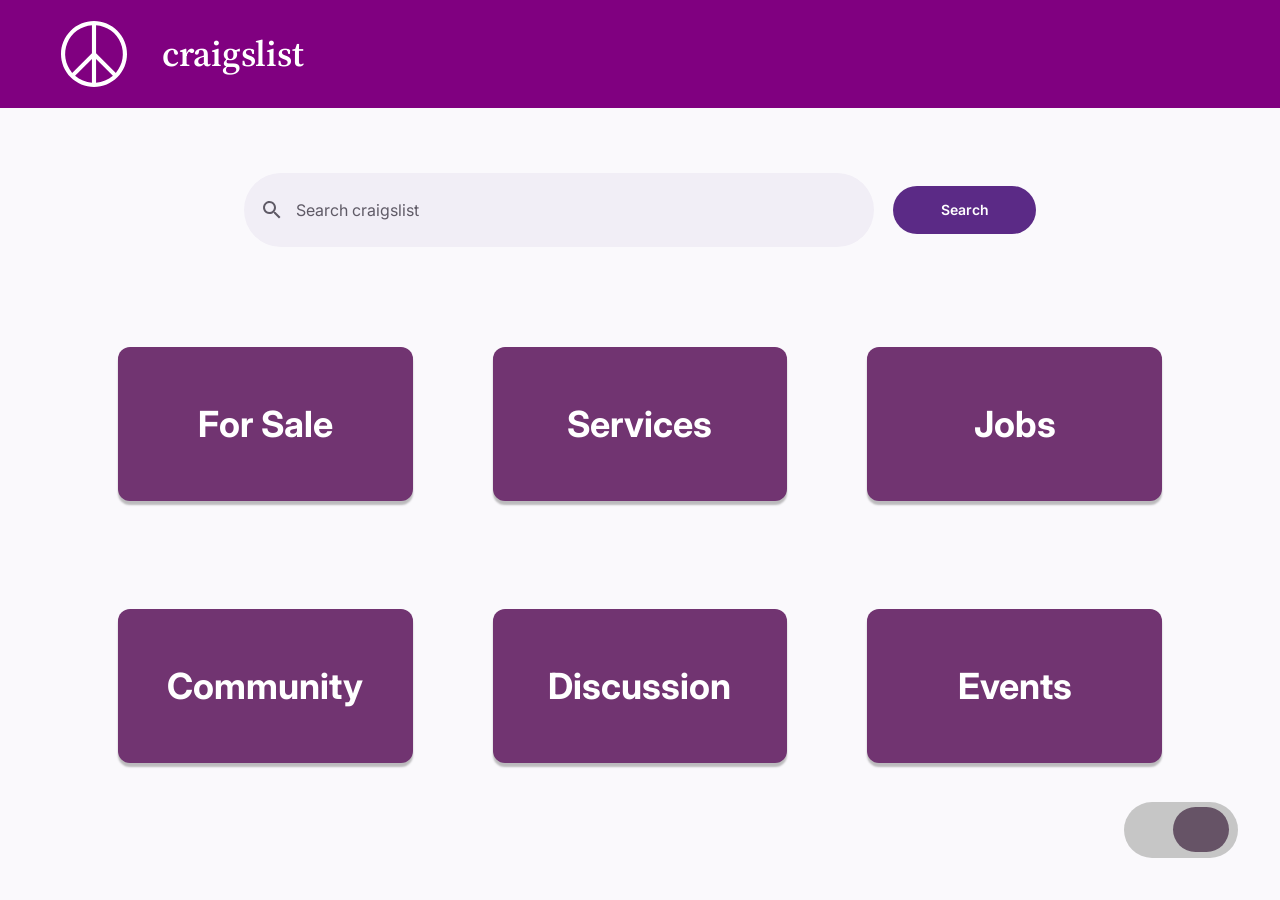
<file: index.html>
<!DOCTYPE html>
<html lang="en">
<head>
  <meta charset="UTF-8" />
  <meta name="viewport" content="width=device-width, initial-scale=1.0" />
  <title>craigslist</title>
  <link rel="preconnect" href="https://fonts.googleapis.com" />
  <link rel="preconnect" href="https://fonts.gstatic.com" crossorigin />
  <link href="https://fonts.googleapis.com/css2?family=Inter:wght@400;500;600;700&family=Source+Serif+Pro:wght@600&display=swap" rel="stylesheet" />
  <link rel="stylesheet" href="styles.css" />
  <!-- apply saved theme before the page paints -->
  <script>
    try { document.documentElement.dataset.theme = localStorage.getItem("theme") || "light"; } catch (e) {}
  </script>
</head>

<body data-page="home">
  <header class="navbar">
    <button class="menu-btn mobile-only" type="button" aria-label="Open menu" data-open-menu>
      <img src="assets/menu-white.svg" width="33" height="30" alt="" />
    </button>
    <a class="brand" href="index.html">
      <img class="brand__logo brand__logo--mobile" src="assets/logo-mobile.svg" width="38" height="38" alt="" />
      <img class="brand__logo brand__logo--desktop" src="assets/logo-desktop.svg" width="66" height="66" alt="" />
      <span class="brand__name">craigslist</span>
    </a>
  </header>

  <main class="home">
    <h1 class="home__title">Find something nearby</h1>

    <form class="search" action="search.html" role="search">
      <div class="search__field">
        <img class="icon-muted" src="assets/icon-search.svg" width="24" height="24" alt="" />
        <label class="visually-hidden" for="q">Search craigslist</label>
        <input class="search__input" id="q" type="search" name="q" placeholder="Search craigslist" autocomplete="off" />
        <button class="search__clear" type="button" aria-label="Clear search">
          <img class="icon-muted" src="assets/icon-close.svg" width="24" height="24" alt="" />
        </button>
      </div>
      <button class="btn btn--primary search__submit" type="submit">Search</button>
    </form>

    <nav aria-label="Categories">
      <ul class="categories">
        <li><a class="category-card" href="search.html?category=for-sale">For Sale</a></li>
        <li><a class="category-card" href="search.html?category=services">Services</a></li>
        <li><a class="category-card" href="search.html?category=jobs">Jobs</a></li>
        <li><a class="category-card" href="search.html?category=community">Community</a></li>
        <li><a class="category-card" href="search.html?category=discussion">Discussion</a></li>
        <li><a class="category-card" href="search.html?category=events">Events</a></li>
      </ul>
    </nav>
  </main>

  <!-- desktop dark-mode switch (bottom-right, as in the Figma dashboard) -->
  <div class="theme-corner" data-theme-slot></div>

  <script src="app.js"></script>
</body>
</html>
</file>
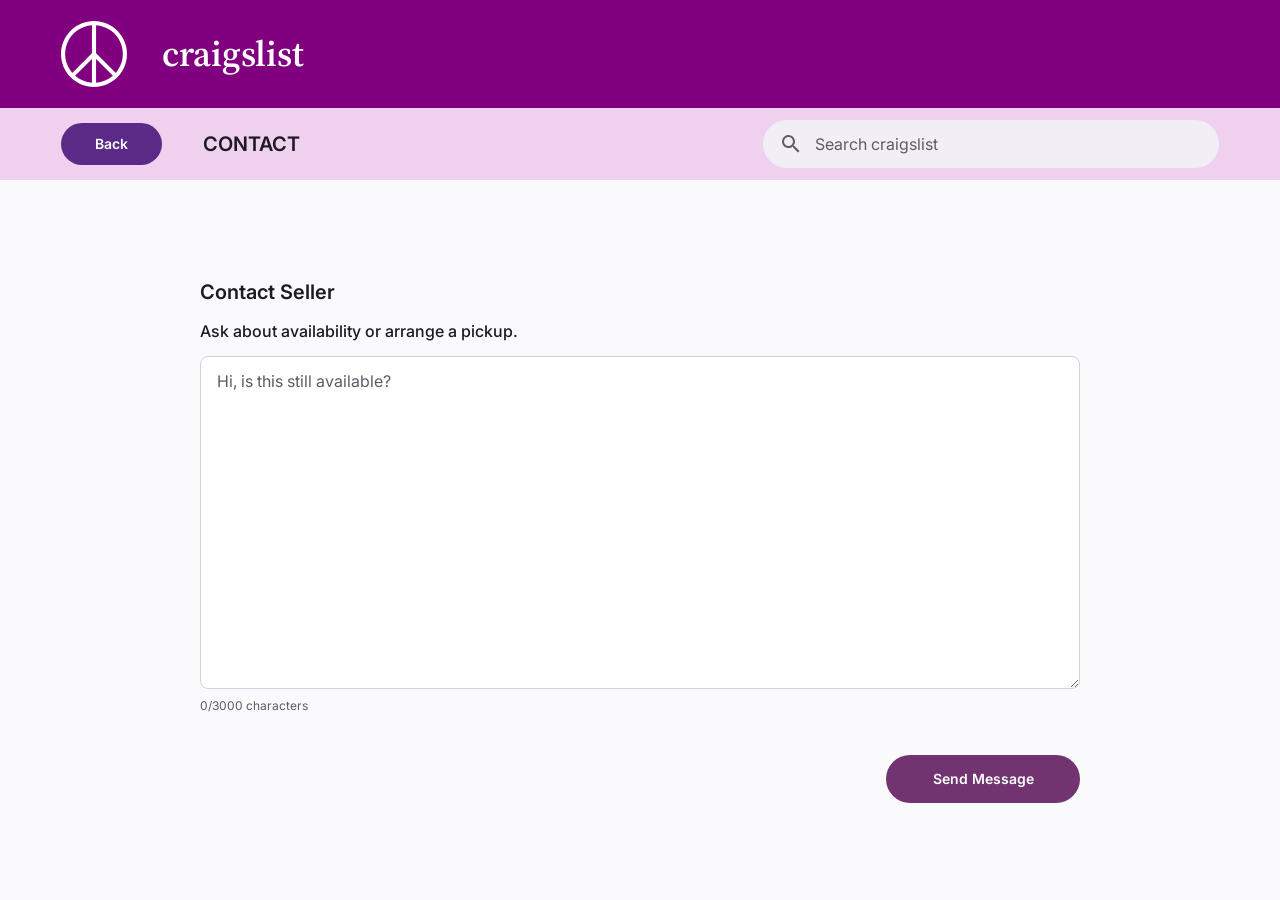
<file: contact.html>
<!DOCTYPE html>
<html lang="en">
<head>
  <meta charset="UTF-8" />
  <meta name="viewport" content="width=device-width, initial-scale=1.0" />
  <title>Contact seller — craigslist</title>
  <link rel="preconnect" href="https://fonts.googleapis.com" />
  <link rel="preconnect" href="https://fonts.gstatic.com" crossorigin />
  <link href="https://fonts.googleapis.com/css2?family=Inter:wght@400;500;600;700&family=Source+Serif+Pro:wght@600&display=swap" rel="stylesheet" />
  <link rel="stylesheet" href="styles.css" />
  <script>
    try { document.documentElement.dataset.theme = localStorage.getItem("theme") || "light"; } catch (e) {}
  </script>
</head>

<body data-page="contact">
  <header>
    <div class="navbar">
      <a class="brand" href="index.html">
        <img class="brand__logo brand__logo--mobile" src="assets/logo-mobile.svg" width="38" height="38" alt="" />
        <img class="brand__logo brand__logo--desktop" src="assets/logo-desktop.svg" width="66" height="66" alt="" />
        <span class="brand__name">craigslist</span>
      </a>
    </div>

    <div class="subnav">
      <div class="subnav__left">
        <button class="menu-btn mobile-only" type="button" aria-label="Open menu" data-open-menu>
          <img src="assets/menu-dark.svg" width="33" height="30" alt="" />
        </button>
        <a class="btn btn--primary subnav__back" href="index.html" data-back>Back</a>
        <span class="subnav__title desktop-only">Contact</span>
      </div>

      <form class="search" action="search.html" role="search">
        <div class="search__field">
          <img class="icon-muted" src="assets/icon-search.svg" width="24" height="24" alt="" />
          <label class="visually-hidden" for="q">Search craigslist</label>
          <input class="search__input" id="q" type="search" name="q" placeholder="Search craigslist" autocomplete="off" />
          <button class="search__clear" type="button" aria-label="Clear search">
            <img class="icon-muted" src="assets/icon-close.svg" width="24" height="24" alt="" />
          </button>
        </div>
      </form>
    </div>
  </header>

  <main class="contact">
    <div class="page-bar mobile-only">
      <a class="btn btn--outline" href="index.html" data-back>Back</a>
      <p class="page-bar__title">Contact Seller</p>
    </div>

    <div class="contact__body">
      <h1 class="contact__title">
        <span class="mobile-only">Message the seller</span>
        <span class="desktop-only">Contact Seller</span>
      </h1>
      <p class="contact__intro">Ask about availability or arrange a pickup.</p>
      <p class="contact__about" id="contact-about" hidden></p>

      <form class="message-form" id="message-form" novalidate>
        <label for="message">Message *</label>
        <textarea id="message" name="message" maxlength="3000" placeholder="Hi, is this still available?" aria-describedby="message-count message-error" required></textarea>
        <p class="message-form__error" id="message-error" hidden>Please write a message before sending.</p>
        <p class="message-form__hint"><span class="mobile-only">* Required · </span><span id="message-count">0/3000 characters</span></p>
        <button class="btn btn--container" type="submit">Send Message</button>
      </form>
    </div>
  </main>

  <dialog class="dialog" id="sent-dialog" aria-labelledby="sent-title">
    <div class="dialog__inner">
      <h2 id="sent-title">Message sent!</h2>
      <p>Your message has been sent to the seller.</p>
      <button class="btn btn--container btn--block" type="button" data-done>Done</button>
    </div>
  </dialog>

  <script src="app.js"></script>
</body>
</html>
</file>
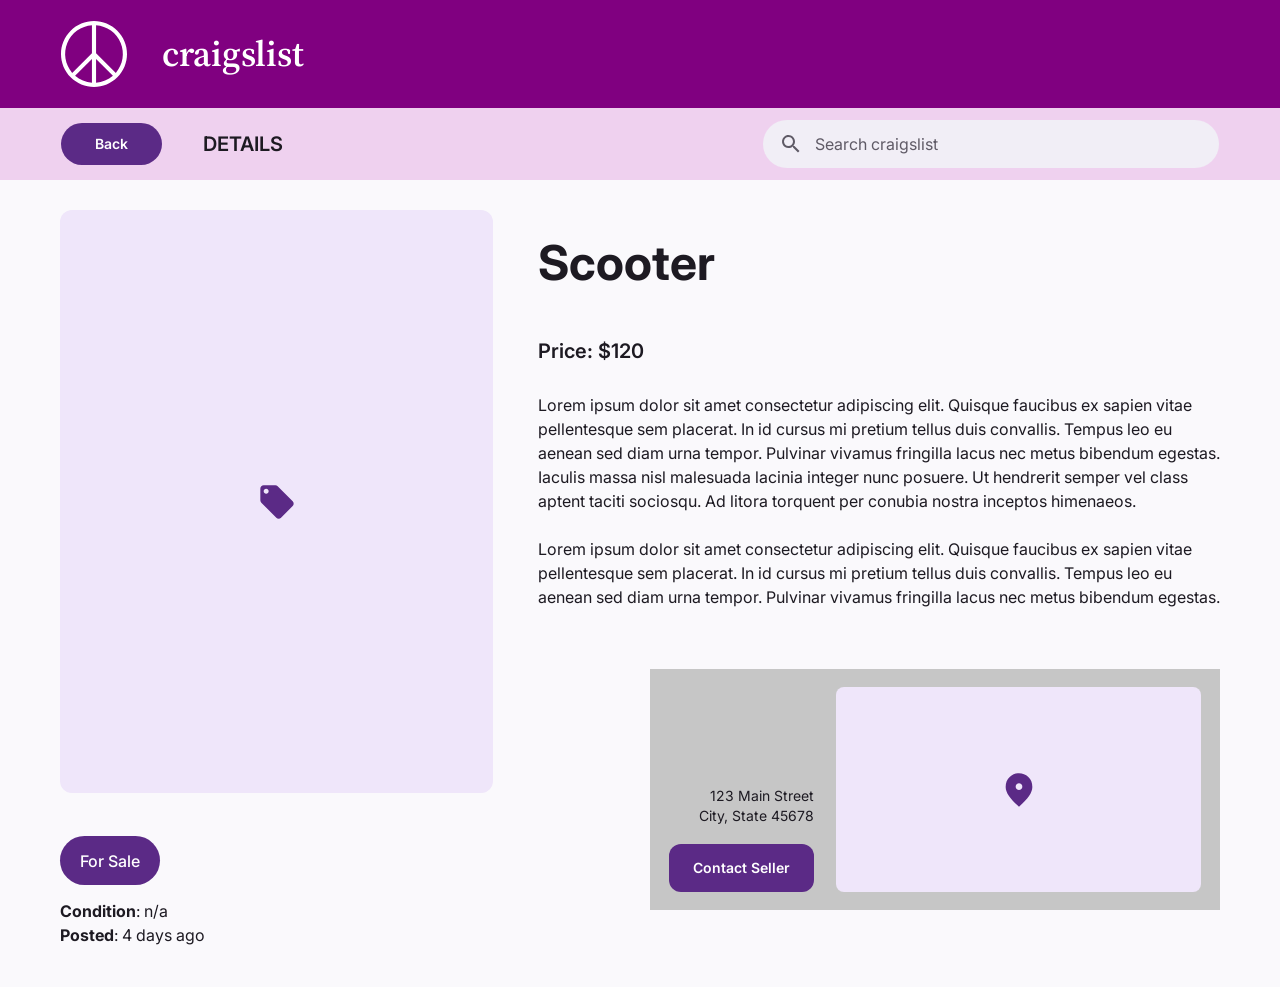
<file: listing.html>
<!DOCTYPE html>
<html lang="en">
<head>
  <meta charset="UTF-8" />
  <meta name="viewport" content="width=device-width, initial-scale=1.0" />
  <title>Listing — craigslist</title>
  <link rel="preconnect" href="https://fonts.googleapis.com" />
  <link rel="preconnect" href="https://fonts.gstatic.com" crossorigin />
  <link href="https://fonts.googleapis.com/css2?family=Inter:wght@400;500;600;700&family=Source+Serif+Pro:wght@600&display=swap" rel="stylesheet" />
  <link rel="stylesheet" href="styles.css" />
  <script>
    try { document.documentElement.dataset.theme = localStorage.getItem("theme") || "light"; } catch (e) {}
  </script>
</head>

<body data-page="listing">
  <header>
    <div class="navbar">
      <a class="brand" href="index.html">
        <img class="brand__logo brand__logo--mobile" src="assets/logo-mobile.svg" width="38" height="38" alt="" />
        <img class="brand__logo brand__logo--desktop" src="assets/logo-desktop.svg" width="66" height="66" alt="" />
        <span class="brand__name">craigslist</span>
      </a>
    </div>

    <div class="subnav">
      <div class="subnav__left">
        <button class="menu-btn mobile-only" type="button" aria-label="Open menu" data-open-menu>
          <img src="assets/menu-dark.svg" width="33" height="30" alt="" />
        </button>
        <a class="btn btn--primary subnav__back" href="search.html" data-back>Back</a>
        <span class="subnav__title desktop-only">Details</span>
      </div>

      <form class="search" action="search.html" role="search">
        <div class="search__field">
          <img class="icon-muted" src="assets/icon-search.svg" width="24" height="24" alt="" />
          <label class="visually-hidden" for="q">Search craigslist</label>
          <input class="search__input" id="q" type="search" name="q" placeholder="Search craigslist" autocomplete="off" />
          <button class="search__clear" type="button" aria-label="Clear search">
            <img class="icon-muted" src="assets/icon-close.svg" width="24" height="24" alt="" />
          </button>
        </div>
      </form>
    </div>
  </header>

  <main class="listing">
    <div class="page-bar mobile-only">
      <a class="btn btn--outline" href="search.html" data-back>Back</a>
      <p class="page-bar__title">Listing details</p>
    </div>

    <div class="listing__layout">
      <div class="listing__media">
        <div class="listing__thumb">
          <img class="icon" id="listing-icon" src="assets/icon-for-sale-lg.svg" width="48" height="48" alt="" />
        </div>
        <div class="listing__facts desktop-only">
          <span class="tag" id="listing-tag">For Sale</span>
          <div>
            <p><strong>Condition</strong>: n/a</p>
            <p><strong>Posted</strong>: <span id="listing-posted"></span></p>
          </div>
        </div>
      </div>

      <article class="listing__info">
        <h1 class="listing__title" id="listing-title"></h1>
        <p class="listing__price"><span class="desktop-only">Price: </span><span id="listing-price"></span></p>
        <p class="listing__meta mobile-only" id="listing-meta"></p>
        <div class="listing__desc" id="listing-desc"></div>

        <section class="location-card" aria-label="Location">
          <h2 class="mobile-only">Location</h2>
          <div class="location-card__text">
            <address>123 Main Street<br />City, State 45678</address>
            <a class="btn btn--primary desktop-only" href="contact.html" data-contact-link>Contact Seller</a>
          </div>
          <div class="location-card__map">
            <img class="icon" src="assets/location-on.svg" width="40" height="40" alt="Map placeholder" />
          </div>
        </section>
      </article>
    </div>

    <div class="contact-bar mobile-only">
      <a class="btn btn--container btn--block" href="contact.html" data-contact-link>Contact Seller</a>
    </div>
  </main>

  <script src="app.js"></script>
</body>
</html>
</file>
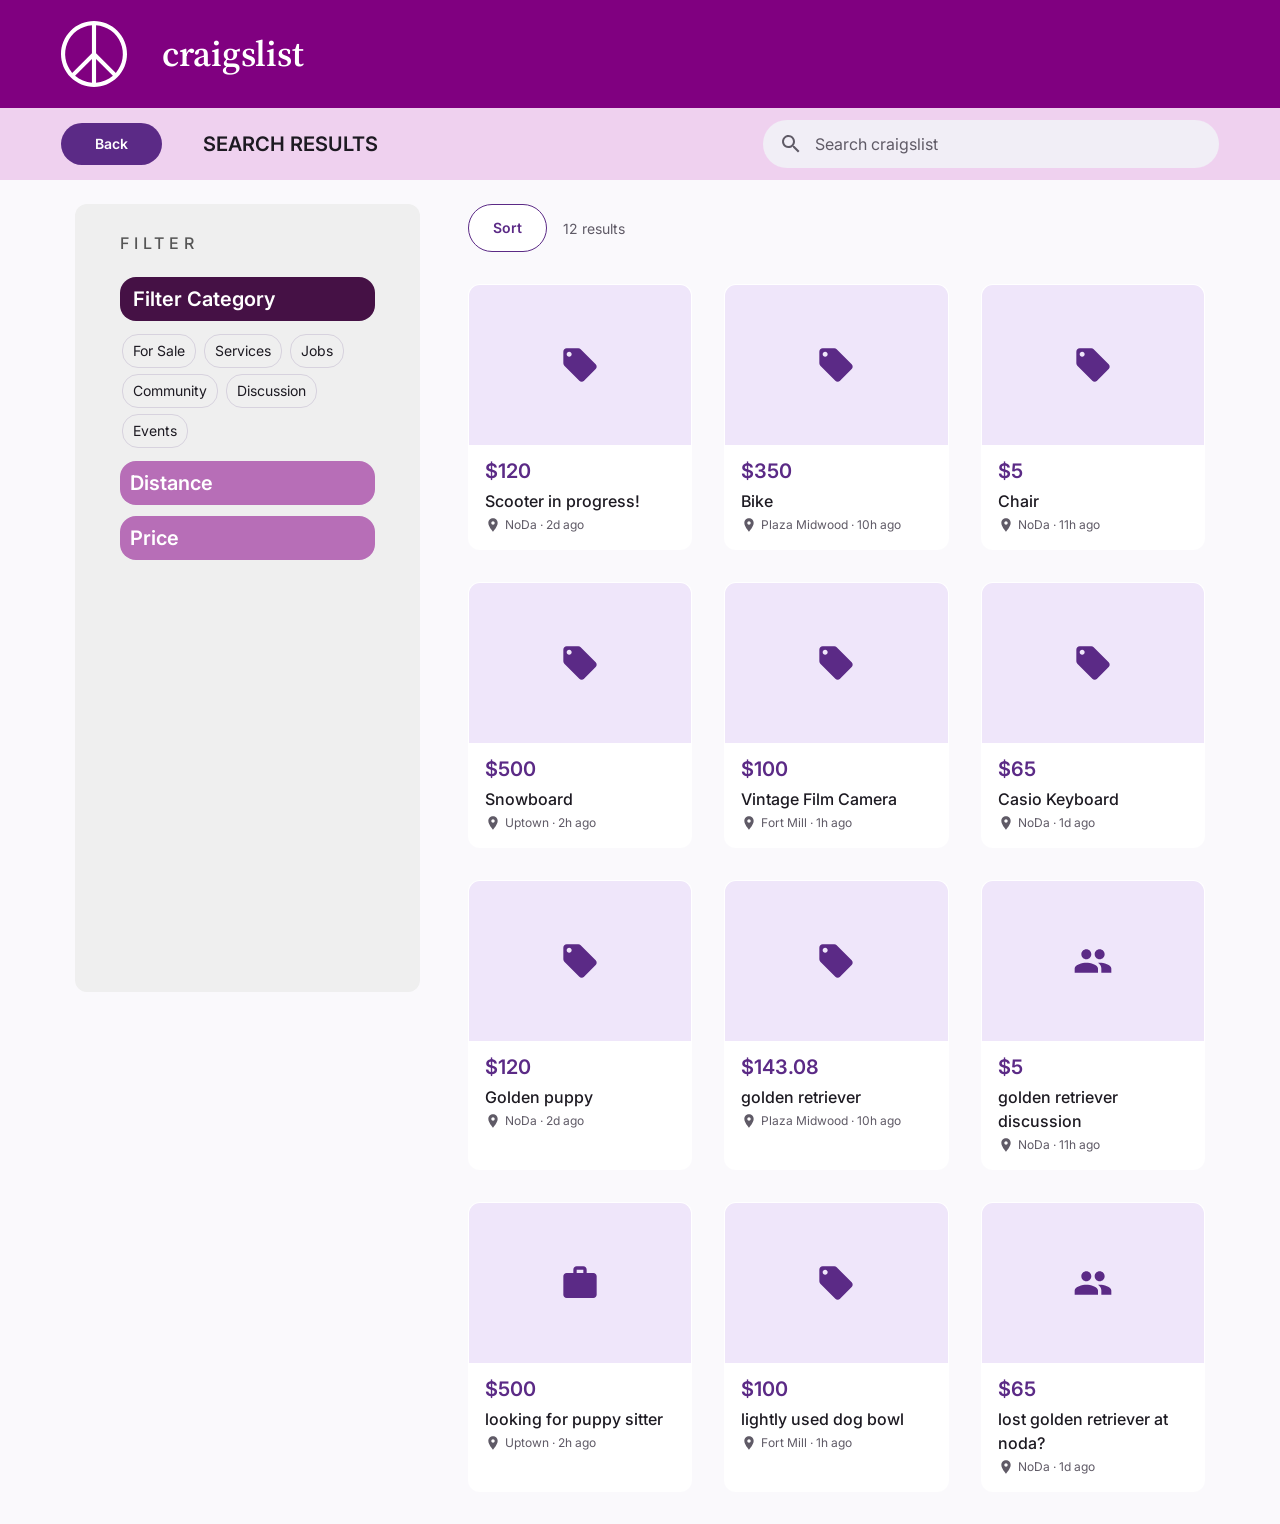
<file: search.html>
<!DOCTYPE html>
<html lang="en">
<head>
  <meta charset="UTF-8" />
  <meta name="viewport" content="width=device-width, initial-scale=1.0" />
  <title>Search results — craigslist</title>
  <link rel="preconnect" href="https://fonts.googleapis.com" />
  <link rel="preconnect" href="https://fonts.gstatic.com" crossorigin />
  <link href="https://fonts.googleapis.com/css2?family=Inter:wght@400;500;600;700&family=Source+Serif+Pro:wght@600&display=swap" rel="stylesheet" />
  <link rel="stylesheet" href="styles.css" />
  <script>
    try { document.documentElement.dataset.theme = localStorage.getItem("theme") || "light"; } catch (e) {}
  </script>
</head>

<body data-page="search">
  <header>
    <div class="navbar">
      <a class="brand" href="index.html">
        <img class="brand__logo brand__logo--mobile" src="assets/logo-mobile.svg" width="38" height="38" alt="" />
        <img class="brand__logo brand__logo--desktop" src="assets/logo-desktop.svg" width="66" height="66" alt="" />
        <span class="brand__name">craigslist</span>
      </a>
    </div>

    <div class="subnav">
      <div class="subnav__left">
        <button class="menu-btn mobile-only" type="button" aria-label="Open menu" data-open-menu>
          <img src="assets/menu-dark.svg" width="33" height="30" alt="" />
        </button>
        <a class="btn btn--primary subnav__back" href="index.html" data-back>Back</a>
        <span class="subnav__title desktop-only">Search results</span>
      </div>

      <form class="search" action="search.html" role="search">
        <div class="search__field">
          <img class="icon-muted" src="assets/icon-search.svg" width="24" height="24" alt="" />
          <label class="visually-hidden" for="q">Search craigslist</label>
          <input class="search__input" id="q" type="search" name="q" placeholder="Search craigslist" autocomplete="off" />
          <button class="search__clear" type="button" aria-label="Clear search">
            <img class="icon-muted" src="assets/icon-close.svg" width="24" height="24" alt="" />
          </button>
        </div>
      </form>
    </div>
  </header>

  <!-- loading state -->
  <div id="loading" role="status">
    <div class="progress"><div class="progress__bar"></div></div>
    <div class="loading">
      <strong>Searching…</strong>
      <p>Finding listings for <span id="loading-query">everything</span></p>
    </div>
  </div>

  <main class="results-page" id="results-page" hidden>
    <h1 class="results-page__heading" id="results-heading">Search Results</h1>

    <aside class="filters" aria-label="Filters">
      <p class="filters__heading">FILTER</p>

      <div class="filter-group">
        <button class="filter-group__header" type="button" aria-expanded="true" aria-controls="filter-category">Filter Category</button>
        <div class="filter-group__options" id="filter-category">
          <button class="chip" type="button" aria-pressed="false" data-filter="category" data-value="for-sale">For Sale</button>
          <button class="chip" type="button" aria-pressed="false" data-filter="category" data-value="services">Services</button>
          <button class="chip" type="button" aria-pressed="false" data-filter="category" data-value="jobs">Jobs</button>
          <button class="chip" type="button" aria-pressed="false" data-filter="category" data-value="community">Community</button>
          <button class="chip" type="button" aria-pressed="false" data-filter="category" data-value="discussion">Discussion</button>
          <button class="chip" type="button" aria-pressed="false" data-filter="category" data-value="events">Events</button>
        </div>
      </div>

      <div class="filter-group">
        <button class="filter-group__header" type="button" aria-expanded="false" aria-controls="filter-distance">Distance</button>
        <div class="filter-group__options" id="filter-distance" hidden>
          <button class="chip" type="button" aria-pressed="false" data-filter="distance" data-value="1">Within 1 mi</button>
          <button class="chip" type="button" aria-pressed="false" data-filter="distance" data-value="5">Within 5 mi</button>
          <button class="chip" type="button" aria-pressed="false" data-filter="distance" data-value="25">Within 25 mi</button>
        </div>
      </div>

      <div class="filter-group">
        <button class="filter-group__header" type="button" aria-expanded="false" aria-controls="filter-price">Price</button>
        <div class="filter-group__options" id="filter-price" hidden>
          <button class="chip" type="button" aria-pressed="false" data-filter="price" data-value="under50">Under $50</button>
          <button class="chip" type="button" aria-pressed="false" data-filter="price" data-value="50to200">$50–$200</button>
          <button class="chip" type="button" aria-pressed="false" data-filter="price" data-value="over200">Over $200</button>
        </div>
      </div>
    </aside>

    <section class="results" aria-labelledby="results-heading">
      <div class="results__toolbar">
        <button class="btn btn--outline" type="button" id="sort">Sort</button>
        <span class="results__count" id="results-count" aria-live="polite"></span>
      </div>
      <ul class="listing-grid" id="results-grid"></ul>
    </section>
  </main>

  <script src="app.js"></script>
</body>
</html>
</file>
<file: styles.css>
/* =========================================================
   craigslist redesign — built from the Figma prototype
   Mobile-first. Desktop layout kicks in at 900px.
   ========================================================= */

/* BASIC RESET */
* {
  margin: 0;
  padding: 0;
  box-sizing: border-box;
}

/* DESIGN TOKENS (light theme) */
:root {
  --background: #faf9fc;
  --surface: #ffffff;
  --surface-raised: #f1eef6;
  --on-surface: #1d1a22;
  --on-surface-medium: #5f5a66;
  --outline: #d7d2de;
  --primary: #5b2a86;
  --on-primary: #ffffff;
  --header: #800080;
  --container: #713471;
  --on-container: #ffffff;
  --thumb: #efe6fa;
  --subnav: #efd1ef;
  --filter-panel: #efefef;
  --filter-heading: #565656;
  --filter-open: #451145;
  --filter-closed: #b76eb7;
  --location-card: #c6c6c6;
  --toggle-track: #c6c6c6;
  --toggle-knob: #665366;
  --scrim: rgba(0, 0, 0, 0.32);
  --error: #b3261e;
  --card-border: #f1eef6;

  /* icons are exported in light colors, dark mode re-tints them */
  --icon-filter: none;
  --icon-muted-filter: none;

  --radius-sm: 8px;
  --radius-md: 12px;
  --radius-lg: 16px;
  --radius-full: 999px;

  --font-body: "Inter", Arial, sans-serif;
  --font-brand: "Source Serif Pro", Georgia, serif;
}

/* DARK THEME — values from the "— Dark" frames in Figma */
:root[data-theme="dark"] {
  --background: #121212;
  --surface: #1e1e1e;
  --surface-raised: #2c2c2c;
  --on-surface: #e6e1e9;
  --on-surface-medium: #a9a4ae;
  --outline: #3e3b43;
  --primary: #cdb4f0;
  --header: #352a4a;
  --container: #352a4a;
  --thumb: #1e1e1e;
  --subnav: #2c2c2c;
  --filter-panel: #2c2c2c;
  --filter-heading: #a9a4ae;
  --filter-open: #352a4a;
  --filter-closed: #352a4a;
  --location-card: #2c2c2c;
  --toggle-track: #3e3b43;
  --toggle-knob: #cdb4f0;
  --error: #f2b8b5;
  --card-border: #3e3b43;

  --icon-filter: brightness(0) invert(83%) sepia(14%) saturate(1200%) hue-rotate(212deg);
  --icon-muted-filter: invert(1) brightness(1.05);
}

/* BASE STYLES */
body {
  font-family: var(--font-body);
  line-height: 1.5;
  background: var(--background);
  color: var(--on-surface);
  min-height: 100vh;
  display: flex;
  flex-direction: column;
}

a {
  color: inherit;
}

button,
input,
textarea {
  font: inherit;
  color: inherit;
}

img {
  display: block;
}

.icon {
  filter: var(--icon-filter);
}

.icon-muted {
  filter: var(--icon-muted-filter);
}

.visually-hidden {
  position: absolute;
  width: 1px;
  height: 1px;
  overflow: hidden;
  clip: rect(0 0 0 0);
  white-space: nowrap;
}

:focus-visible {
  outline: 3px solid var(--primary);
  outline-offset: 2px;
}

/* =========================================================
   BUTTONS
   ========================================================= */
.btn {
  display: inline-flex;
  align-items: center;
  justify-content: center;
  gap: 8px;
  min-width: 64px;
  height: 44px;
  padding: 0 24px;
  border: 1px solid transparent;
  border-radius: var(--radius-full);
  font-size: 14px;
  font-weight: 600;
  line-height: 20px;
  text-decoration: none;
  white-space: nowrap;
  cursor: pointer;
  transition: filter 0.15s ease, background-color 0.15s ease;
}

.btn:hover {
  filter: brightness(1.12);
}

.btn--primary {
  background: var(--primary);
  color: var(--on-primary);
}

:root[data-theme="dark"] .btn--primary {
  background: var(--container);
}

.btn--container {
  background: var(--container);
  color: var(--on-container);
}

.btn--outline {
  background: var(--surface);
  border-color: var(--primary);
  color: var(--primary);
}

:root[data-theme="dark"] .btn--outline {
  background: transparent;
  border-color: var(--outline);
  color: var(--on-surface);
}

.btn--block {
  width: 100%;
}

/* =========================================================
   HEADER (primary navbar)
   ========================================================= */
.navbar {
  position: relative;
  display: flex;
  align-items: center;
  justify-content: center;
  height: 80px;
  padding: 21px 16px;
  background: var(--header);
}

.brand {
  display: flex;
  align-items: center;
  gap: 20px;
  color: #ffffff;
  text-decoration: none;
}

.brand__logo {
  width: 38px;
  height: 38px;
}

.brand__logo--desktop {
  display: none;
}

.brand__name {
  font-family: var(--font-brand);
  font-size: 32px;
  font-weight: 600;
  line-height: 1;
}

.menu-btn {
  display: grid;
  place-items: center;
  width: 48px;
  height: 48px;
  background: none;
  border: 0;
  border-radius: var(--radius-sm);
  cursor: pointer;
}

.navbar .menu-btn {
  position: absolute;
  left: 8px;
  top: 16px;
}

/* =========================================================
   SECONDARY NAVBAR (Back + search)
   ========================================================= */
.subnav {
  display: flex;
  align-items: center;
  gap: 13px;
  min-height: 63px;
  padding: 4px 16px 3px;
  background: var(--subnav);
}

.subnav__left {
  display: flex;
  align-items: center;
  gap: 8px;
  flex-shrink: 0;
}

.subnav .menu-btn {
  width: 40px;
  height: 40px;
}

:root[data-theme="dark"] .subnav .menu-btn img {
  filter: invert(1);
}

.subnav__back {
  height: 30px;
  min-width: 0;
  padding: 0 16px;
  font-size: 12px;
}

.subnav__title {
  font-size: 20px;
  font-weight: 600;
  line-height: 28px;
  text-transform: uppercase;
}

.subnav .search {
  flex: 1;
  min-width: 0;
}

/* =========================================================
   SEARCH FIELD + SUGGESTIONS
   ========================================================= */
.search {
  position: relative;
}

.search__field {
  display: flex;
  align-items: center;
  gap: 12px;
  height: 48px;
  padding: 0 16px;
  background: var(--surface-raised);
  border-radius: var(--radius-full);
}

.search__field:focus-within {
  outline: 2px solid var(--primary);
}

.search__input {
  flex: 1;
  min-width: 0;
  height: 100%;
  background: none;
  border: 0;
  outline: none;
  font-size: 16px;
  line-height: 24px;
}

.search__input::placeholder {
  color: var(--on-surface-medium);
}

/* hide the browser's own clear "x" — we draw our own */
.search__input::-webkit-search-cancel-button {
  display: none;
}

.search__clear {
  display: none;
  flex-shrink: 0;
  width: 24px;
  height: 24px;
  padding: 0;
  background: none;
  border: 0;
  cursor: pointer;
}

.search.has-text .search__clear {
  display: block;
}

.search__submit {
  display: none;
}

.subnav .search__field {
  height: 30px;
}

.subnav .search__input {
  font-size: 13px;
}

.suggestions {
  position: absolute;
  top: calc(100% + 8px);
  left: 0;
  right: 0;
  z-index: 20;
  display: flex;
  flex-direction: column;
  gap: 8px;
  padding: 16px;
  list-style: none;
  background: var(--surface-raised);
  border-radius: var(--radius-lg);
  box-shadow: 0 8px 24px rgba(0, 0, 0, 0.12);
}

.suggestions[hidden] {
  display: none;
}

.suggestions__label {
  font-size: 12px;
  font-weight: 600;
  letter-spacing: 0.08em;
  text-transform: uppercase;
  color: var(--on-surface-medium);
}

.suggestions a {
  display: flex;
  align-items: center;
  height: 32px;
  padding: 0 12px;
  background: var(--outline);
  border-radius: var(--radius-sm);
  font-size: 16px;
  line-height: 24px;
  text-decoration: none;
}

.suggestions a:hover,
.suggestions a:focus-visible {
  filter: brightness(0.95);
}

/* =========================================================
   HOME / DASHBOARD
   ========================================================= */
.home {
  display: flex;
  flex-direction: column;
  gap: 16px;
  padding: 16px;
  margin-top: 5px;
}

.home__title {
  font-size: 24px;
  font-weight: 700;
  line-height: normal;
}

.home .search__field {
  height: 30px;
}

.categories {
  display: grid;
  grid-template-columns: 1fr;
  gap: 16px;
  list-style: none;
}

.category-card {
  display: flex;
  align-items: center;
  justify-content: center;
  height: 96px;
  padding: 24px 40px;
  background: var(--container);
  color: var(--on-container);
  border-radius: var(--radius-md);
  box-shadow: 0 4px 2px rgba(0, 0, 0, 0.25);
  font-size: 20px;
  font-weight: 700;
  text-align: center;
  text-decoration: none;
  transition: transform 0.15s ease, filter 0.15s ease;
}

.category-card:hover {
  filter: brightness(1.15);
  transform: translateY(-2px);
}

.theme-corner {
  display: none;
}

/* =========================================================
   THEME TOGGLE
   ========================================================= */
.toggle {
  display: flex;
  align-items: center;
  justify-content: flex-end;
  width: 114px;
  height: 56px;
  padding: 5px 9px 6px;
  background: var(--toggle-track);
  border: 0;
  border-radius: 40px;
  cursor: pointer;
}

.toggle__knob {
  width: 56px;
  height: 45px;
  background: var(--toggle-knob);
  border-radius: 40px;
  transition: transform 0.2s ease;
}

.toggle[aria-checked="true"] .toggle__knob {
  transform: translateX(-40px);
}

/* =========================================================
   MENU DRAWER
   ========================================================= */
.drawer {
  position: fixed;
  inset: 0;
  z-index: 100;
  visibility: hidden;
}

.drawer.is-open {
  visibility: visible;
}

.drawer__scrim {
  position: absolute;
  inset: 0;
  width: 100%;
  background: var(--scrim);
  border: 0;
  opacity: 0;
  cursor: pointer;
  transition: opacity 0.2s ease;
}

.drawer__panel {
  position: absolute;
  top: 0;
  bottom: 0;
  left: 0;
  display: flex;
  flex-direction: column;
  gap: 8px;
  width: 296px;
  max-width: 85vw;
  padding: 24px 16px;
  background: var(--surface);
  border-radius: 0 16px 16px 0;
  transform: translateX(-100%);
  transition: transform 0.25s ease;
}

.drawer.is-open .drawer__scrim {
  opacity: 1;
}

.drawer.is-open .drawer__panel {
  transform: none;
}

.drawer__title {
  padding-left: 16px;
  font-size: 20px;
  font-weight: 700;
}

.drawer__link {
  display: flex;
  align-items: center;
  height: 48px;
  padding: 0 16px;
  border-radius: var(--radius-sm);
  font-size: 16px;
  font-weight: 600;
  text-decoration: none;
}

.drawer__link:hover,
.drawer__link[aria-current="page"] {
  background: var(--surface-raised);
}

.drawer__divider {
  height: 1px;
  background: var(--outline);
  border: 0;
}

.drawer__section {
  padding-left: 16px;
  font-size: 12px;
  font-weight: 600;
  letter-spacing: 0.96px;
  opacity: 0.7;
}

.drawer__row {
  display: flex;
  align-items: center;
  justify-content: space-between;
  padding-left: 16px;
}

.drawer__row strong {
  display: block;
  font-size: 16px;
  font-weight: 600;
  line-height: normal;
}

.drawer__row small {
  display: block;
  font-size: 12px;
  opacity: 0.7;
}

/* =========================================================
   SEARCH RESULTS
   ========================================================= */
.results-page {
  flex: 1;
  padding: 14px 6px 32px;
}

.results-page__heading {
  padding: 0 14px 18px;
  font-size: 16px;
  font-weight: 700;
  line-height: normal;
}

.filters {
  display: none;
}

.results__toolbar {
  display: none;
}

.listing-grid {
  display: grid;
  grid-template-columns: repeat(auto-fill, minmax(160px, 1fr));
  gap: 18px 5px;
  list-style: none;
}

.listing-card {
  display: flex;
  flex-direction: column;
  height: 100%;
  padding: 10px;
  background: var(--surface);
  border: 1px solid var(--card-border);
  border-radius: var(--radius-md);
  overflow: hidden;
  text-decoration: none;
  transition: box-shadow 0.15s ease, transform 0.15s ease;
}

.listing-card:hover {
  box-shadow: 0 6px 16px rgba(0, 0, 0, 0.1);
  transform: translateY(-2px);
}

.listing-card__thumb {
  display: grid;
  place-items: center;
  height: 160px;
  background: var(--thumb);
}

.listing-card__thumb img {
  width: 40px;
  height: 40px;
}

.listing-card__body {
  padding: 12px 16px 0 0;
}

.listing-card__price {
  font-size: 13px;
  font-weight: 600;
  line-height: 28px;
  color: var(--primary);
}

.listing-card__title {
  font-size: 12px;
  font-weight: 400;
  line-height: 16px;
}

.listing-card__meta {
  display: flex;
  align-items: center;
  gap: 4px;
  font-size: 12px;
  line-height: 16px;
  color: var(--on-surface-medium);
}

.listing-card__meta img {
  width: 16px;
  height: 16px;
}

.empty-state {
  padding: 48px 16px;
  text-align: center;
  color: var(--on-surface-medium);
}

.empty-state strong {
  display: block;
  margin-bottom: 4px;
  font-size: 18px;
  color: var(--on-surface);
}

/* LOADING STATE */
.progress {
  height: 4px;
  overflow: hidden;
  background: var(--surface-raised);
}

.progress__bar {
  width: 40%;
  height: 100%;
  background: var(--primary);
  animation: progress 0.9s ease-in-out infinite;
}

@keyframes progress {
  from {
    transform: translateX(-100%);
  }
  to {
    transform: translateX(250%);
  }
}

.loading {
  display: grid;
  place-content: center;
  gap: 8px;
  min-height: 50vh;
  text-align: center;
}

.loading strong {
  font-size: 18px;
}

.loading p {
  font-size: 14px;
  color: var(--on-surface-medium);
}

.loading p span {
  font-weight: 600;
  color: var(--on-surface);
}

/* =========================================================
   PAGE BAR (mobile "Back | Listing details")
   ========================================================= */
.page-bar {
  display: flex;
  align-items: center;
  gap: 12px;
  padding: 8px 16px;
  background: var(--surface);
}

.page-bar .btn {
  width: 80px;
}

.page-bar__title {
  font-size: 16px;
  font-weight: 700;
  line-height: normal;
}

/* =========================================================
   LISTING DETAILS
   ========================================================= */
.listing {
  flex: 1;
  display: flex;
  flex-direction: column;
}

.listing__layout {
  display: flex;
  flex-direction: column;
  gap: 16px;
  padding: 16px;
}

.listing__thumb {
  display: grid;
  place-items: center;
  height: 260px;
  background: var(--surface-raised);
  border-radius: var(--radius-md);
}

.listing__thumb img {
  width: 48px;
  height: 48px;
}

.listing__info {
  display: flex;
  flex-direction: column;
  gap: 16px;
}

.listing__title {
  font-size: 26px;
  font-weight: 700;
  line-height: normal;
}

.listing__price {
  font-size: 22px;
  font-weight: 700;
  line-height: normal;
}

.listing__meta {
  font-size: 13px;
}

.listing__desc {
  display: flex;
  flex-direction: column;
  gap: 1em;
  font-size: 15px;
  line-height: normal;
}

.tag {
  display: inline-flex;
  align-items: center;
  height: 49px;
  padding: 0 20px;
  background: var(--primary);
  color: var(--on-primary);
  border-radius: var(--radius-full);
  font-size: 16px;
  font-weight: 500;
}

:root[data-theme="dark"] .tag {
  background: var(--container);
}

.listing__facts {
  flex-direction: column;
  gap: 14px;
  align-items: flex-start;
}

.listing__facts p {
  font-size: 16px;
  line-height: 24px;
}

.location-card {
  display: flex;
  flex-direction: column;
  gap: 12px;
  padding: 16px;
  background: var(--surface);
}

.location-card h2 {
  font-size: 18px;
  font-weight: 700;
}

.location-card__text {
  display: contents;
}

.location-card__map {
  order: 1;
  display: grid;
  place-items: center;
  height: 160px;
  background: var(--surface-raised);
}

.location-card__map img {
  width: 40px;
  height: 40px;
}

.location-card address {
  order: 2;
  font-size: 14px;
  font-style: normal;
}

.contact-bar {
  position: sticky;
  bottom: 0;
  padding: 12px 16px 16px;
  background: var(--surface);
  box-shadow: 0 -2px 8px rgba(0, 0, 0, 0.06);
}

/* =========================================================
   CONTACT SELLER
   ========================================================= */
.contact {
  flex: 1;
  display: flex;
  flex-direction: column;
}

.contact__body {
  display: flex;
  flex-direction: column;
  gap: 16px;
  padding: 16px;
}

.contact__title {
  font-size: 24px;
  font-weight: 700;
  line-height: normal;
}

.contact__intro {
  font-size: 15px;
}

.contact__about {
  font-size: 14px;
  color: var(--on-surface-medium);
}

.contact__about a {
  font-weight: 600;
  color: var(--primary);
}

.message-form {
  display: flex;
  flex-direction: column;
  gap: 8px;
}

.message-form label {
  font-size: 14px;
  font-weight: 600;
}

.message-form textarea {
  height: 220px;
  padding: 16px;
  background: var(--surface);
  border: 1px solid var(--outline);
  border-radius: var(--radius-md);
  font-size: 16px;
  resize: vertical;
}

.message-form textarea::placeholder {
  color: var(--on-surface);
  opacity: 0.5;
}

.message-form textarea:focus {
  outline: 2px solid var(--primary);
  border-color: transparent;
}

.message-form.has-error textarea {
  border-color: var(--error);
  outline-color: var(--error);
}

.message-form__hint {
  font-size: 12px;
}

.message-form__error {
  font-size: 12px;
  font-weight: 600;
  color: var(--error);
}

.message-form .btn {
  margin-top: 8px;
}

/* MESSAGE SENT DIALOG */
.dialog {
  width: min(361px, calc(100% - 32px));
  margin: auto;
  padding: 16px;
  background: var(--surface);
  color: var(--on-surface);
  border: 0;
  border-radius: var(--radius-lg);
}

.dialog::backdrop {
  background: var(--scrim);
}

.dialog__inner {
  display: flex;
  flex-direction: column;
  gap: 12px;
}

.dialog h2 {
  font-size: 24px;
  font-weight: 700;
  line-height: normal;
}

/* =========================================================
   DESKTOP (900px and up)
   ========================================================= */
@media (min-width: 900px) {
  .mobile-only {
    display: none !important;
  }

  /* header */
  .navbar {
    justify-content: flex-start;
    height: 108px;
    padding: 21px 61px;
  }

  .brand {
    gap: 35px;
  }

  .brand__logo--mobile {
    display: none;
  }

  .brand__logo--desktop {
    display: block;
    width: 66px;
    height: 66px;
  }

  .brand__name {
    font-size: 36px;
  }

  /* secondary navbar */
  .subnav {
    justify-content: space-between;
    min-height: 72px;
    padding: 12px 61px;
  }

  .subnav__left {
    gap: 41px;
  }

  .subnav__back {
    width: 101px;
    height: 42px;
    font-size: 14px;
  }

  .subnav .search {
    flex: 0 1 456px;
  }

  .subnav .search__field {
    height: 48px;
  }

  .subnav .search__input {
    font-size: 16px;
  }

  /* home */
  .home {
    flex: 1;
    justify-content: center;
    align-items: center;
    gap: 100px;
    margin: 0;
    padding: 48px 118px 120px;
  }

  .home__title {
    position: absolute;
    width: 1px;
    height: 1px;
    overflow: hidden;
    clip: rect(0 0 0 0);
  }

  .home .search {
    display: flex;
    align-items: center;
    gap: 19px;
    width: min(792px, 100%);
  }

  .home .search__field {
    flex: 1;
    height: 74px;
  }

  .home .search__submit {
    display: inline-flex;
    width: 143px;
    height: 48px;
  }

  .home .suggestions {
    right: 162px;
  }

  .home > nav {
    align-self: stretch;
  }

  .categories {
    grid-template-columns: repeat(3, 1fr);
    gap: 108px 80px;
    max-width: 1204px;
    margin: 0 auto;
  }

  .category-card {
    height: 154px;
    font-size: 36px;
  }

  .theme-corner {
    display: block;
    position: fixed;
    right: 42px;
    bottom: 42px;
  }

  /* search results */
  .results-page {
    display: flex;
    gap: 48px;
    padding: 24px 75px 32px;
  }

  .results-page__heading {
    display: none;
  }

  .filters {
    display: flex;
    flex-direction: column;
    gap: 15px;
    flex: 0 0 345px;
    align-self: flex-start;
    min-height: 788px;
    padding: 20px 45px 24px;
    background: var(--filter-panel);
    border-radius: var(--radius-md);
  }

  .filters__heading {
    font-size: 16px;
    font-weight: 500;
    line-height: 38px;
    letter-spacing: 4.8px;
    color: var(--filter-heading);
  }

  .filter-group {
    display: flex;
    flex-direction: column;
    gap: 11px;
  }

  .filter-group + .filter-group {
    margin-top: -4px;
  }

  .filter-group__header {
    display: flex;
    align-items: center;
    width: 100%;
    min-height: 44px;
    padding: 8px 10px;
    background: var(--filter-closed);
    color: #ffffff;
    border: 0;
    border-radius: var(--radius-lg);
    font-size: 20px;
    font-weight: 600;
    line-height: 28px;
    text-align: left;
    cursor: pointer;
  }

  .filter-group__header[aria-expanded="true"] {
    background: var(--filter-open);
    padding-left: 13px;
  }

  .filter-group__options {
    display: flex;
    flex-wrap: wrap;
    gap: 6px 8px;
    padding: 2px;
  }

  .filter-group__options[hidden] {
    display: none;
  }

  .chip {
    padding: 6px 10px;
    background: none;
    border: 1px solid var(--outline);
    border-radius: var(--radius-lg);
    font-size: 14px;
    line-height: 20px;
    cursor: pointer;
  }

  .chip:hover {
    background: var(--surface-raised);
  }

  .chip[aria-pressed="true"] {
    background: var(--primary);
    border-color: var(--primary);
    color: var(--on-primary);
  }

  :root[data-theme="dark"] .chip[aria-pressed="true"] {
    background: var(--container);
    border-color: var(--container);
  }

  .results {
    flex: 1;
    min-width: 0;
    display: flex;
    flex-direction: column;
    gap: 32px;
  }

  .results__toolbar {
    display: flex;
    align-items: center;
    gap: 16px;
  }

  .results__toolbar .btn {
    height: 48px;
  }

  .results__count {
    font-size: 14px;
    color: var(--on-surface-medium);
  }

  .listing-grid {
    grid-template-columns: repeat(3, 1fr);
    gap: 32px;
  }

  .listing-card {
    padding: 0;
    border-color: transparent;
  }

  :root[data-theme="dark"] .listing-card {
    border-color: var(--outline);
  }

  .listing-card__body {
    display: flex;
    flex-direction: column;
    gap: 4px;
    padding: 12px 16px 16px;
  }

  .listing-card__price {
    font-size: 20px;
  }

  .listing-card__title {
    font-size: 16px;
    font-weight: 500;
    line-height: 24px;
  }

  /* listing details */
  .listing__layout {
    flex-direction: row;
    gap: 45px;
    padding: 30px 60px 40px;
  }

  .listing__media {
    display: flex;
    flex-direction: column;
    gap: 43px;
    flex: 0 0 433px;
  }

  .listing__thumb {
    height: 583px;
    background: var(--thumb);
  }

  .listing__thumb img {
    width: 40px;
    height: 40px;
  }

  .listing__facts {
    display: flex;
  }

  .listing__info {
    flex: 1;
    min-width: 0;
    gap: 28px;
  }

  .listing__title {
    font-size: 48px;
    line-height: 56px;
    padding: 25px 0 18px;
  }

  .listing__price {
    font-size: 20px;
    font-weight: 600;
    line-height: 28px;
  }

  .listing__desc {
    font-size: 16px;
    line-height: 24px;
    gap: 24px;
  }

  .location-card {
    flex-direction: row;
    align-items: flex-end;
    align-self: flex-end;
    gap: 22px;
    width: min(570px, 100%);
    margin-top: 32px;
    padding: 18px 19px;
    background: var(--location-card);
  }

  .location-card__text {
    display: flex;
    flex-direction: column;
    align-items: flex-end;
    gap: 18px;
    flex: 0 0 145px;
  }

  .location-card address {
    order: 0;
    text-align: right;
    line-height: 20px;
  }

  .location-card__text .btn {
    width: 100%;
    height: 48px;
    padding: 0 12px;
    border-radius: var(--radius-md);
  }

  .location-card__map {
    flex: 1;
    height: 205px;
    background: var(--thumb);
    border-radius: var(--radius-sm);
  }

  /* contact seller */
  .contact__body {
    width: min(880px, 100% - 64px);
    margin: auto;
    gap: 13px;
    padding: 48px 0;
  }

  .contact__title {
    font-size: 20px;
    font-weight: 600;
    line-height: 28px;
  }

  .contact__intro {
    font-size: 16px;
    font-weight: 500;
    line-height: 24px;
  }

  .message-form label {
    position: absolute;
    width: 1px;
    height: 1px;
    overflow: hidden;
    clip: rect(0 0 0 0);
  }

  .message-form textarea {
    height: 333px;
    padding: 12px 12px 12px 16px;
    border-radius: var(--radius-sm);
  }

  .message-form textarea::placeholder {
    color: var(--on-surface-medium);
    opacity: 1;
  }

  .message-form__hint {
    color: var(--on-surface-medium);
  }

  .message-form .btn {
    align-self: flex-end;
    width: 194px;
    height: 48px;
    margin-top: 32px;
  }

  .dialog {
    width: 880px;
    max-width: calc(100% - 64px);
    min-height: 462px;
    place-items: center;
  }

  .dialog[open] {
    display: grid;
  }

  .dialog__inner {
    align-items: center;
    gap: 40px;
    width: 350px;
  }

  .dialog h2 {
    font-size: 48px;
    line-height: 56px;
  }

  .dialog p {
    display: none;
  }

  .dialog .btn {
    width: 144px;
    height: 48px;
  }
}

@media (max-width: 899px) {
  .desktop-only {
    display: none !important;
  }
}

@media (prefers-reduced-motion: reduce) {
  *,
  *::before,
  *::after {
    transition: none !important;
    animation-duration: 0.01ms !important;
  }
}
</file>
